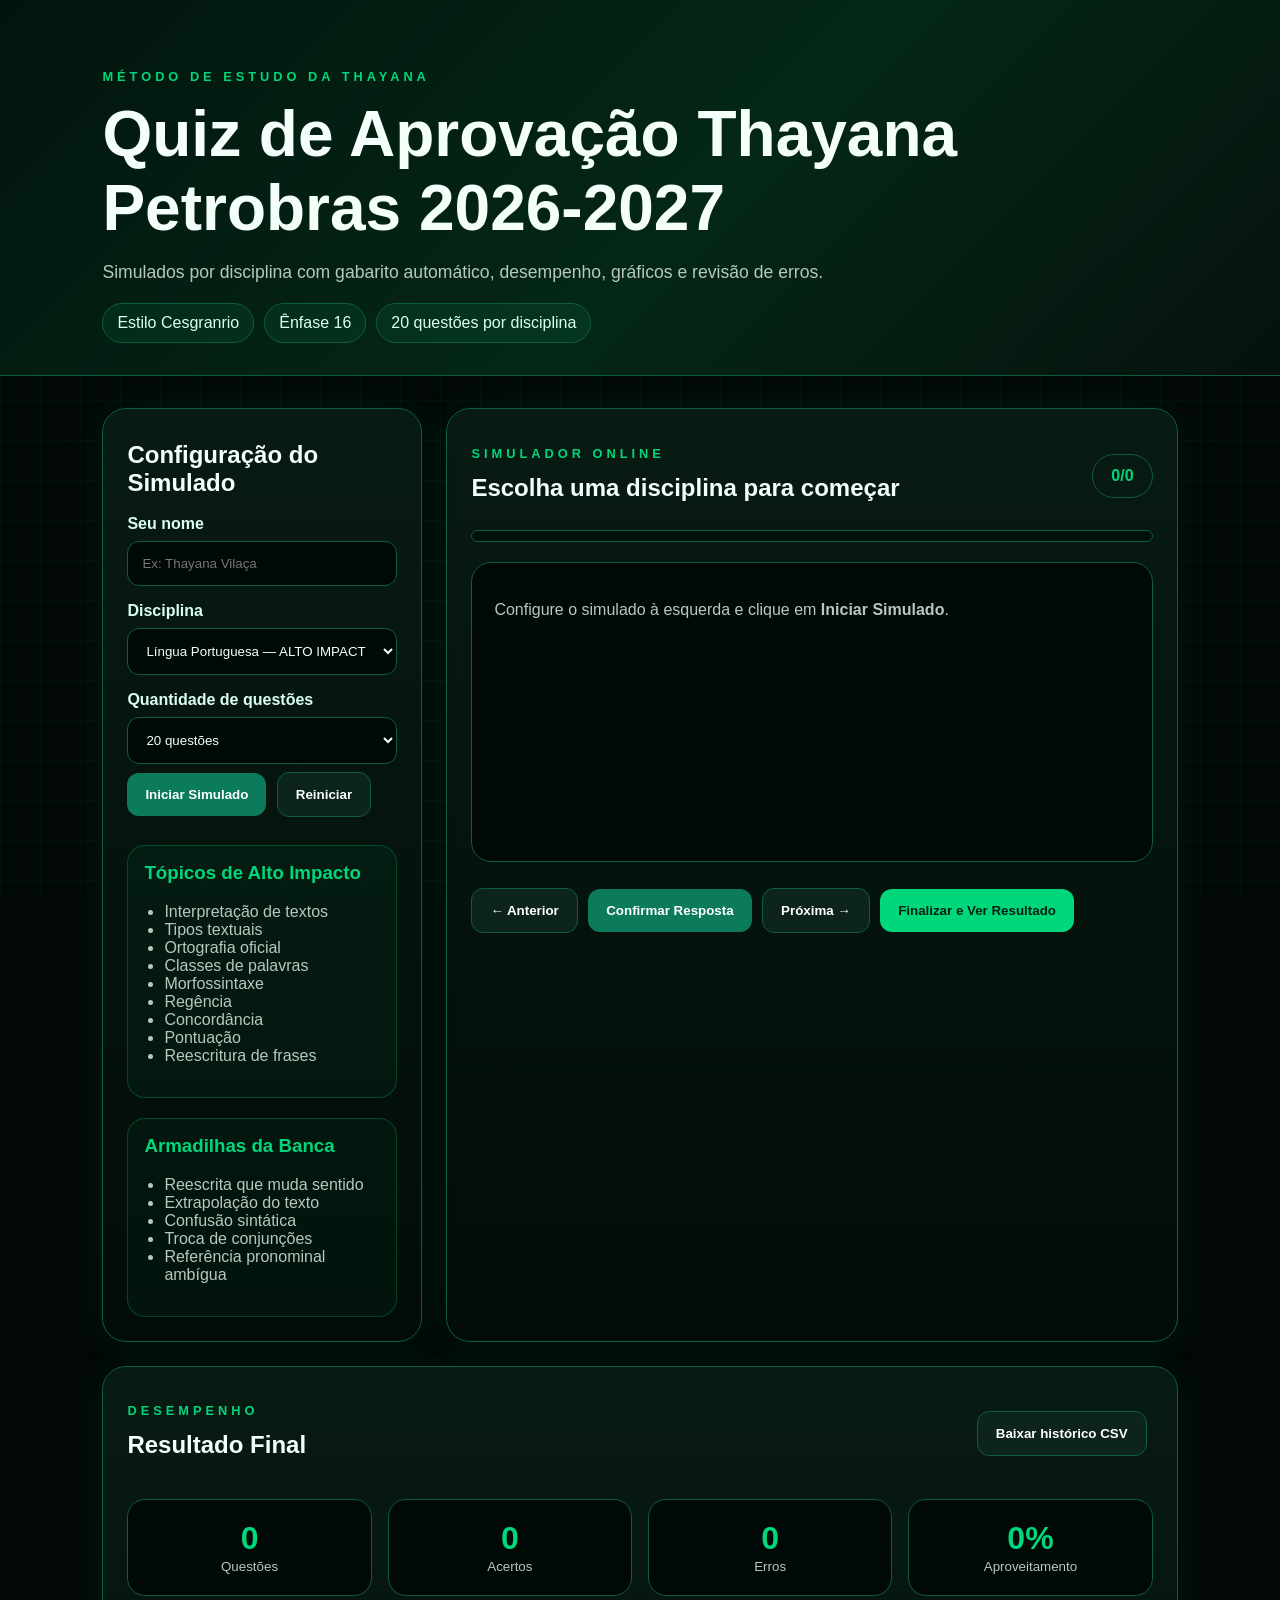
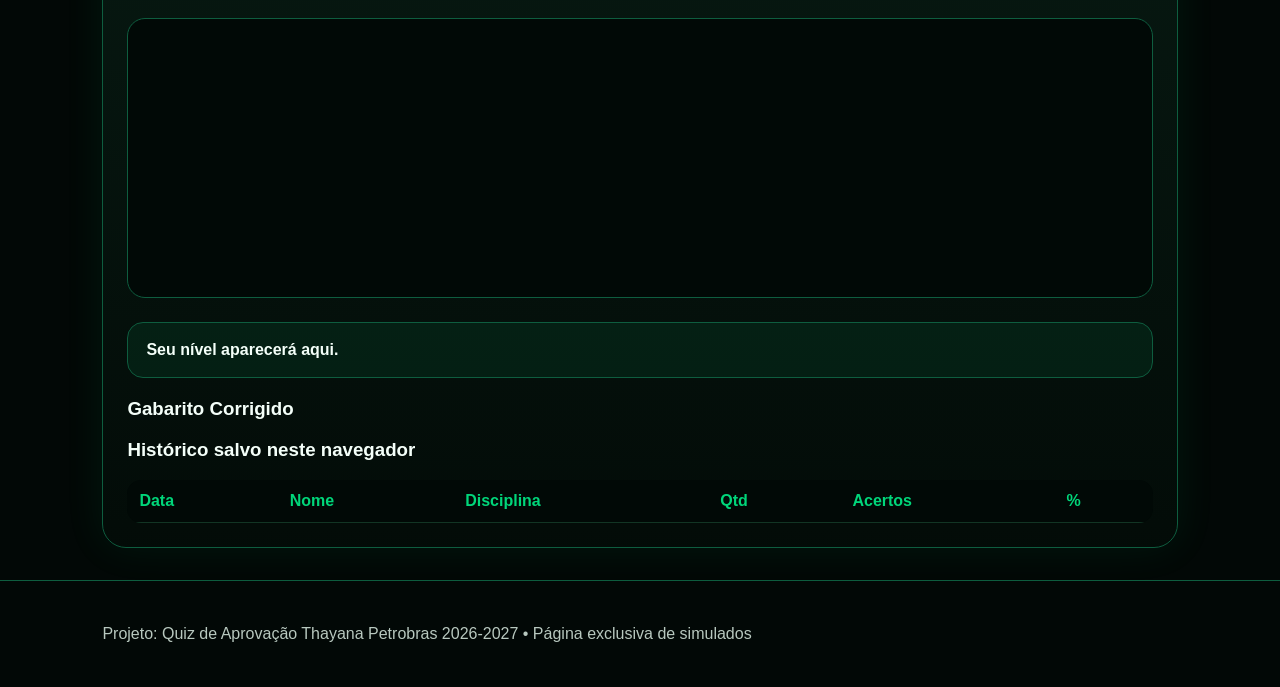
<file: index.html>
<!DOCTYPE html>
<html lang="pt-BR">
<head>
  <meta charset="UTF-8" />
  <meta name="viewport" content="width=device-width, initial-scale=1.0" />
  <title>Quiz de Aprovação Thayana Petrobras 2026-2027</title>
  <link rel="stylesheet" href="quiz.css" />
</head>
<body>
  <div class="bg-grid"></div>

  <header class="hero">
    <div class="hero-content">
      <p class="eyebrow">Método de Estudo da Thayana</p>
      <h1>Quiz de Aprovação Thayana Petrobras 2026-2027</h1>
      <p class="subtitle">Simulados por disciplina com gabarito automático, desempenho, gráficos e revisão de erros.</p>
      <div class="hero-badges">
        <span>Estilo Cesgranrio</span>
        <span>Ênfase 16</span>
        <span>20 questões por disciplina</span>
      </div>
    </div>
  </header>

  <main class="app">
    <section class="panel config-panel">
      <h2>Configuração do Simulado</h2>
      <label for="studentName">Seu nome</label>
      <input id="studentName" type="text" placeholder="Ex: Thayana Vilaça" />

      <label for="disciplineSelect">Disciplina</label>
      <select id="disciplineSelect"></select>

      <label for="amountSelect">Quantidade de questões</label>
      <select id="amountSelect">
        <option value="5">5 questões</option>
        <option value="10">10 questões</option>
        <option value="15">15 questões</option>
        <option value="20" selected>20 questões</option>
      </select>

      <button id="startBtn" class="primary">Iniciar Simulado</button>
      <button id="restartBtn" class="secondary">Reiniciar</button>
    

      <div class="topic-box">
        <h3>Tópicos de Alto Impacto</h3>
        <ul id="topicList"></ul>
      </div>

      <div class="trap-box">
        <h3>Armadilhas da Banca</h3>
        <ul id="trapList"></ul>
      </div>
    </section>

    <section class="panel quiz-panel">
      <div class="quiz-top">
        <div>
          <p class="eyebrow">Simulador Online</p>
          <h2 id="quizTitle">Escolha uma disciplina para começar</h2>
        </div>
        <div class="score-pill"><span id="questionCounter">0/0</span></div>
      </div>
      <div class="progress"><div id="progressBar"></div></div>
      <div id="questionArea" class="question-card">
        <p class="empty">Configure o simulado à esquerda e clique em <strong>Iniciar Simulado</strong>.</p>
      </div>
      <div class="actions">
        <button id="prevBtn" class="secondary">← Anterior</button>
        <button id="confirmBtn" class="primary">Confirmar Resposta</button>
        <button id="nextBtn" class="secondary">Próxima →</button>
        <button id="finishBtn" class="success">Finalizar e Ver Resultado</button>
      </div>
    </section>

    <section class="panel result-panel">
      <div class="result-header">
        <div>
          <p class="eyebrow">Desempenho</p>
          <h2>Resultado Final</h2>
        </div>
        <button id="downloadCsvBtn" class="secondary">Baixar histórico CSV</button>
      </div>

      <div class="stats">
        <div class="stat"><span id="totalQuestions">0</span><small>Questões</small></div>
        <div class="stat"><span id="totalCorrect">0</span><small>Acertos</small></div>
        <div class="stat"><span id="totalWrong">0</span><small>Erros</small></div>
        <div class="stat"><span id="accuracy">0%</span><small>Aproveitamento</small></div>
      </div>

      <canvas id="resultChart" width="600" height="260"></canvas>
      <div id="levelBox" class="level-box">Seu nível aparecerá aqui.</div>

      <h3>Gabarito Corrigido</h3>
      <div id="answerKey" class="answer-key"></div>

      <h3>Histórico salvo neste navegador</h3>
      <div class="table-wrap">
        <table>
          <thead>
            <tr><th>Data</th><th>Nome</th><th>Disciplina</th><th>Qtd</th><th>Acertos</th><th>%</th></tr>
          </thead>
          <tbody id="historyTable"></tbody>
        </table>
      </div>
    </section>
  </main>

  <footer>
    <p>Projeto: Quiz de Aprovação Thayana Petrobras 2026-2027 • Página exclusiva de simulados</p>
  </footer>
  <script src="quiz.js"></script>
</body>
</html>
</file>
<file: quiz.css>
:root {
  --bg: #020806;
  --card: #06140f;
  --green: #00d67a;
  --green2: #0b7b5c;
  --line: #0e5d3f;
  --text: #f4fff9;
  --muted: #b8c8bf;
  --danger: #ff5959;
  --warn: #ffd166;
}

* {
  box-sizing: border-box;
}

body {
  margin: 0;
  font-family: Arial, Helvetica, sans-serif;
  background: var(--bg);
  color: var(--text);
}

.bg-grid {
  position: fixed;
  inset: 0;
  z-index: -1;
  background: linear-gradient(rgba(0, 214, 122, .05) 1px, transparent 1px), linear-gradient(90deg, rgba(0, 214, 122, .05) 1px, transparent 1px);
  background-size: 40px 40px;
}

.hero {
  padding: 56px 8% 32px;
  background: linear-gradient(135deg, #02150d, #042717 55%, #06120c);
  border-bottom: 1px solid var(--line);
}

.eyebrow {
  color: var(--green);
  text-transform: uppercase;
  letter-spacing: 4px;
  font-weight: 800;
  font-size: .8rem;
}

h1 {
  font-size: clamp(2rem, 5vw, 4rem);
  margin: 8px 0;
}

h2 {
  margin: 8px 0 18px;
}

.subtitle {
  color: var(--muted);
  font-size: 1.1rem;
  max-width: 780px;
}

.hero-badges {
  display: flex;
  gap: 10px;
  flex-wrap: wrap;
  margin-top: 20px;
}

.hero-badges span {
  border: 1px solid var(--line);
  background: rgba(0, 214, 122, .08);
  padding: 10px 14px;
  border-radius: 999px;
  color: #dbfff1;
}

.app {
  display: grid;
  grid-template-columns: 320px 1fr;
  gap: 24px;
  padding: 32px 8%;
}

.panel {
  background: linear-gradient(180deg, rgba(8, 28, 20, .96), rgba(3, 12, 8, .96));
  border: 1px solid var(--line);
  border-radius: 24px;
  padding: 24px;
  box-shadow: 0 0 40px rgba(0, 214, 122, .08);
}

.config-panel {
  position: sticky;
  top: 16px;
  align-self: start;
}

label {
  display: block;
  margin: 16px 0 8px;
  color: #d9fff0;
  font-weight: 700;
}

input,
select {
  width: 100%;
  padding: 14px;
  border-radius: 12px;
  border: 1px solid var(--line);
  background: #010906;
  color: var(--text);
  outline: none;
}

button {
  border: 0;
  border-radius: 12px;
  padding: 14px 18px;
  font-weight: 800;
  cursor: pointer;
  margin: 8px 6px 8px 0;
}

.primary {
  background: var(--green2);
  color: white;
}

.secondary {
  background: #0c241a;
  color: white;
  border: 1px solid var(--line);
}

.success {
  background: var(--green);
  color: #002213;
}

button:hover {
  filter: brightness(1.15);
}

.topic-box,
.trap-box {
  margin-top: 20px;
  padding: 16px;
  border: 1px solid rgba(0, 214, 122, .25);
  border-radius: 18px;
  background: rgba(0, 214, 122, .04);
}

.topic-box h3,
.trap-box h3 {
  margin-top: 0;
  color: var(--green);
}

ul {
  padding-left: 20px;
  color: var(--muted);
}

.quiz-top,
.result-header {
  display: flex;
  align-items: center;
  justify-content: space-between;
  gap: 20px;
}

.score-pill {
  border: 1px solid var(--line);
  border-radius: 999px;
  padding: 12px 18px;
  color: var(--green);
  font-weight: 900;
}

.progress {
  width: 100%;
  height: 12px;
  background: #01110a;
  border-radius: 999px;
  overflow: hidden;
  border: 1px solid var(--line);
  margin: 10px 0 20px;
}

#progressBar {
  height: 100%;
  width: 0%;
  background: linear-gradient(90deg, var(--green2), var(--green));
  transition: .3s;
}

.question-card {
  min-height: 300px;
  border: 1px solid var(--line);
  border-radius: 20px;
  padding: 22px;
  background: #010906;
}

.empty {
  color: var(--muted);
}

.question-title {
  font-size: 1.15rem;
  line-height: 1.5;
  margin-bottom: 18px;
}

.option {
  display: block;
  padding: 14px;
  margin: 10px 0;
  border: 1px solid #173b2c;
  border-radius: 12px;
  cursor: pointer;
  color: #eafff7;
}

.option:hover {
  border-color: var(--green);
}

.option input {
  width: auto;
  margin-right: 10px;
}

.option.correct {
  border-color: var(--green);
  background: rgba(0, 214, 122, .12);
}

.option.wrong {
  border-color: var(--danger);
  background: rgba(255, 89, 89, .12);
}

.feedback {
  margin-top: 18px;
  padding: 14px;
  border-radius: 12px;
  background: #081d14;
  border-left: 4px solid var(--green);
  color: #eafff7;
}

.feedback.wrong {
  border-left-color: var(--danger);
}

.actions {
  margin-top: 18px;
}

.result-panel {
  grid-column: 1 / -1;
}

.stats {
  display: grid;
  grid-template-columns: repeat(4, 1fr);
  gap: 16px;
  margin: 22px 0;
}

.stat {
  border: 1px solid var(--line);
  border-radius: 18px;
  padding: 20px;
  background: #010906;
  text-align: center;
}

.stat span {
  display: block;
  font-size: 2rem;
  color: var(--green);
  font-weight: 900;
}

.stat small {
  color: var(--muted);
}

canvas {
  width: 100%;
  max-height: 280px;
  background: #010906;
  border: 1px solid var(--line);
  border-radius: 18px;
  padding: 12px;
}

.level-box {
  margin: 20px 0;
  padding: 18px;
  border-radius: 16px;
  border: 1px solid var(--line);
  background: rgba(0, 214, 122, .08);
  font-weight: 800;
}

.answer-key .key-item {
  border-bottom: 1px solid #123524;
  padding: 12px 0;
  color: #dfffee;
}

.table-wrap {
  overflow: auto;
}

table {
  width: 100%;
  border-collapse: collapse;
  background: #010906;
  border-radius: 14px;
  overflow: hidden;
}

th,
td {
  padding: 12px;
  border-bottom: 1px solid #123524;
  text-align: left;
}

th {
  color: var(--green);
}

footer {
  padding: 28px 8%;
  color: var(--muted);
  border-top: 1px solid var(--line);
}
</file>
